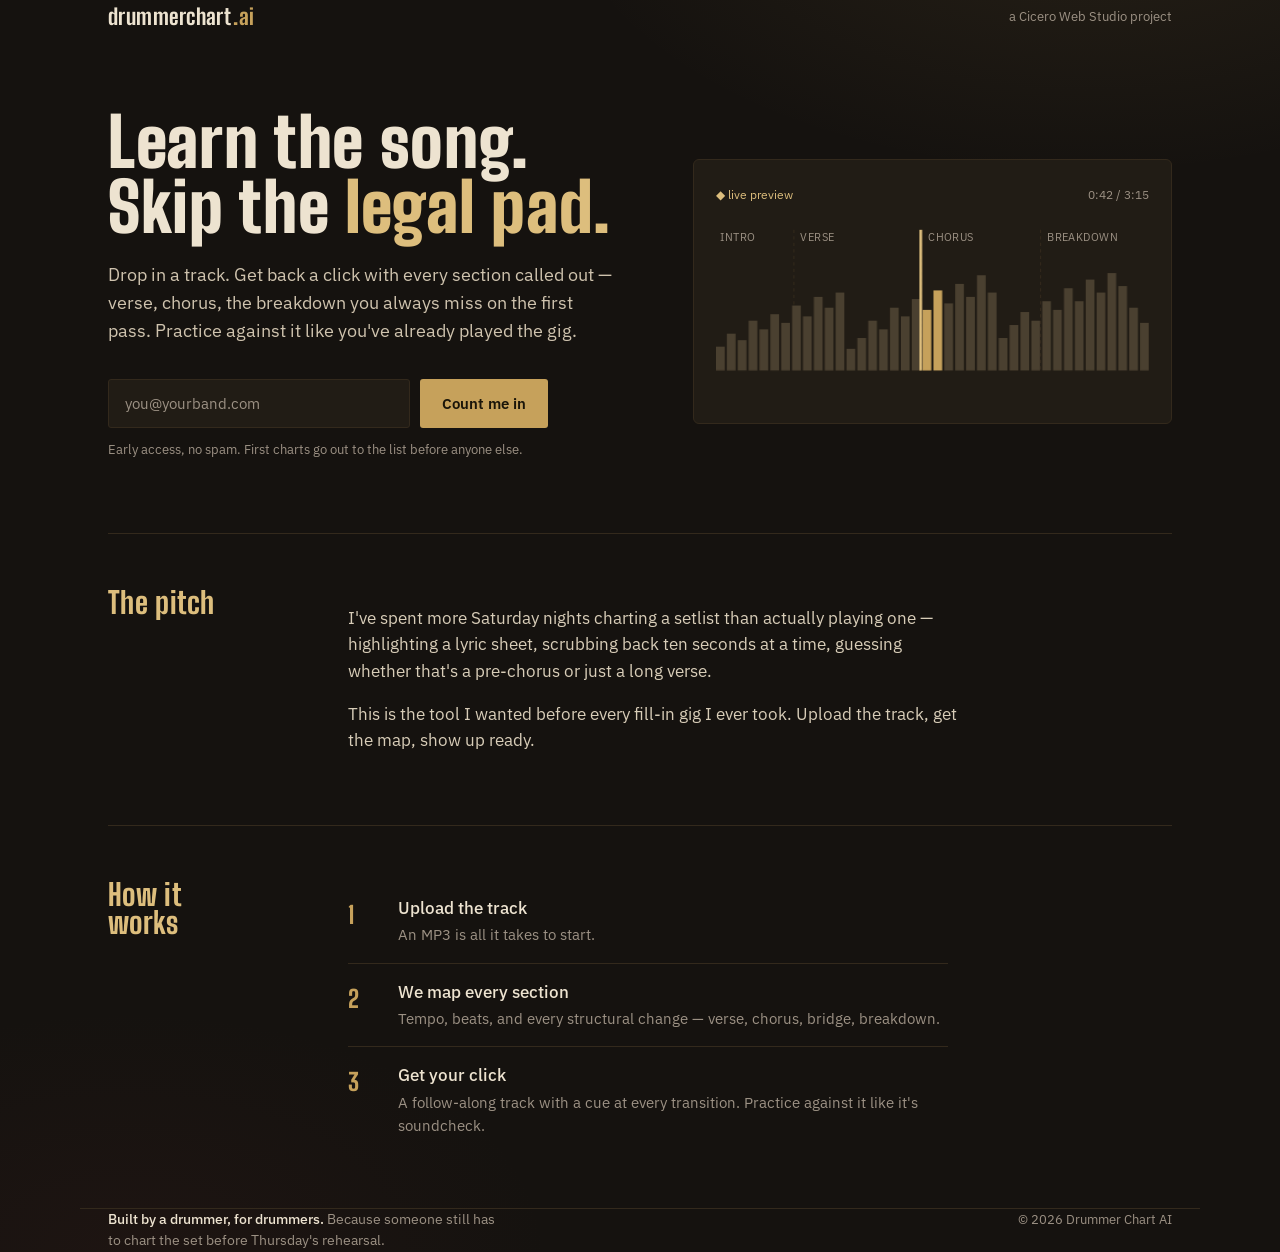
<file: index.html>
<!DOCTYPE html>
<html lang="en">
<head>
<meta charset="UTF-8">
<meta name="viewport" content="width=device-width, initial-scale=1.0">
<title>Drummer Chart AI — Charts that count themselves in</title>
<meta name="description" content="Drop in a track. Get back a click with every section called out — verse, chorus, the breakdown you always miss. Built by a drummer, for drummers.">
<link rel="icon" href="data:image/svg+xml,%3Csvg xmlns='http://www.w3.org/2000/svg' viewBox='0 0 32 32'%3E%3Crect width='32' height='32' fill='%2315120F'/%3E%3Crect x='4' y='14' width='3' height='8' fill='%23C6A15B'/%3E%3Crect x='9' y='9' width='3' height='18' fill='%23C6A15B'/%3E%3Crect x='14' y='4' width='3' height='24' fill='%23C6A15B'/%3E%3Crect x='19' y='11' width='3' height='14' fill='%23C6A15B'/%3E%3Crect x='24' y='16' width='3' height='6' fill='%23C6A15B'/%3E%3C/svg%3E">
<link rel="preconnect" href="https://fonts.googleapis.com">
<link rel="preconnect" href="https://fonts.gstatic.com" crossorigin>
<link href="https://fonts.googleapis.com/css2?family=Big+Shoulders+Display:wght@600;800;900&family=IBM+Plex+Sans:wght@400;500;600&display=swap" rel="stylesheet">
<style>
  :root {
    --bg: #15120F;
    --bg-alt: #1D1912;
    --bg-panel: #211C15;
    --brass: #C6A15B;
    --brass-bright: #DDBE7D;
    --oxblood: #5C2626;
    --cream: #EDE3D0;
    --muted: #9C9184;
    --hairline: #33291C;
    --max-w: 1120px;
  }

  * { box-sizing: border-box; }

  html { scroll-behavior: smooth; }

  body {
    margin: 0;
    background: var(--bg);
    background-image:
      radial-gradient(ellipse 900px 500px at 85% -10%, rgba(198,161,91,0.10), transparent 60%),
      radial-gradient(ellipse 700px 400px at 10% 100%, rgba(92,38,38,0.12), transparent 60%);
    color: var(--cream);
    font-family: 'IBM Plex Sans', -apple-system, sans-serif;
    line-height: 1.55;
    -webkit-font-smoothing: antialiased;
  }

  h1, h2, .display {
    font-family: 'Big Shoulders Display', sans-serif;
    letter-spacing: 0.01em;
    line-height: 0.95;
    margin: 0;
  }

  a { color: inherit; }

  .wrap {
    max-width: var(--max-w);
    margin: 0 auto;
    padding: 0 28px;
  }

  /* ---------- Nav ---------- */
  header {
    padding: 28px 0 0;
  }
  .nav-row {
    display: flex;
    align-items: center;
    justify-content: space-between;
  }
  .wordmark {
    font-family: 'Big Shoulders Display', sans-serif;
    font-weight: 800;
    font-size: 22px;
    letter-spacing: 0.02em;
    display: flex;
    align-items: baseline;
    gap: 2px;
  }
  .wordmark .dot { color: var(--brass); }
  .nav-tag {
    font-size: 13px;
    color: var(--muted);
  }

  /* ---------- Hero ---------- */
  .hero {
    padding: 76px 0 60px;
    display: grid;
    grid-template-columns: 1.05fr 0.95fr;
    gap: 56px;
    align-items: center;
  }
  .hero h1 {
    font-weight: 900;
    font-size: clamp(40px, 6vw, 68px);
    color: var(--cream);
  }
  .hero h1 .accent { color: var(--brass-bright); }
  .hero-sub {
    margin-top: 22px;
    max-width: 46ch;
    font-size: 18px;
    color: #CFC3AE;
  }

  .signup {
    margin-top: 34px;
    max-width: 440px;
  }
  .signup-row {
    display: flex;
    gap: 10px;
  }
  .signup input[type="email"] {
    flex: 1;
    min-width: 0;
    padding: 14px 16px;
    border-radius: 3px;
    border: 1px solid var(--hairline);
    background: var(--bg-panel);
    color: var(--cream);
    font-family: 'IBM Plex Sans', sans-serif;
    font-size: 15px;
  }
  .signup input[type="email"]:focus {
    outline: 2px solid var(--brass);
    outline-offset: 1px;
  }
  .signup input[type="email"]::placeholder { color: var(--muted); }
  .signup button {
    padding: 14px 22px;
    border-radius: 3px;
    border: none;
    background: var(--brass);
    color: #1A1509;
    font-family: 'IBM Plex Sans', sans-serif;
    font-weight: 600;
    font-size: 15px;
    cursor: pointer;
    white-space: nowrap;
    transition: background 0.15s ease;
  }
  .signup button:hover { background: var(--brass-bright); }
  .signup button:focus-visible { outline: 2px solid var(--cream); outline-offset: 2px; }
  .signup-note {
    margin-top: 12px;
    font-size: 13px;
    color: var(--muted);
  }
  .signup-confirm {
    margin-top: 14px;
    font-size: 14px;
    color: var(--brass-bright);
    display: none;
  }
  .signup-confirm.show { display: block; }

  /* ---------- Waveform hero graphic ---------- */
  .chart-panel {
    background: var(--bg-panel);
    border: 1px solid var(--hairline);
    border-radius: 6px;
    padding: 26px 22px 20px;
  }
  .chart-label-row {
    display: flex;
    justify-content: space-between;
    font-size: 12px;
    color: var(--muted);
    margin-bottom: 14px;
    font-family: 'IBM Plex Sans', sans-serif;
  }
  .chart-label-row span:first-child { color: var(--brass-bright); }
  svg.waveform { display: block; width: 100%; height: auto; }
  .bar {
    fill: #4A4030;
    transform-origin: bottom;
    animation: grow 0.6s ease-out both;
  }
  .bar.hit { fill: var(--brass); }
  @keyframes grow {
    from { transform: scaleY(0); }
    to { transform: scaleY(1); }
  }
  .marker-line { stroke: var(--hairline); stroke-width: 1; stroke-dasharray: 3 3; }
  .marker-label {
    font-family: 'IBM Plex Sans', sans-serif;
    font-size: 10.5px;
    fill: var(--muted);
    letter-spacing: 0.04em;
  }
  .playhead {
    fill: var(--brass-bright);
    animation: pulse 1.4s ease-in-out infinite;
  }
  @keyframes pulse {
    0%, 100% { opacity: 0.35; }
    50% { opacity: 1; }
  }
  @media (prefers-reduced-motion: reduce) {
    .bar, .playhead { animation: none !important; }
  }

  /* ---------- Sections ---------- */
  section { padding: 54px 0; border-top: 1px solid var(--hairline); }

  .problem {
    display: grid;
    grid-template-columns: 200px 1fr;
    gap: 40px;
  }
  .problem h2 {
    font-weight: 800;
    font-size: 30px;
    color: var(--brass-bright);
  }
  .problem p {
    max-width: 62ch;
    font-size: 17px;
    color: #D8CDB8;
  }
  .problem p + p { margin-top: 16px; }

  .how {
    display: grid;
    grid-template-columns: 200px 1fr;
    gap: 40px;
  }
  .how h2 {
    font-weight: 800;
    font-size: 30px;
    color: var(--brass-bright);
  }
  .step-list {
    list-style: none;
    margin: 0;
    padding: 0;
    max-width: 60ch;
  }
  .step-list li {
    display: grid;
    grid-template-columns: 34px 1fr;
    gap: 16px;
    padding: 16px 0;
    border-bottom: 1px solid var(--hairline);
    font-size: 16.5px;
  }
  .step-list li:last-child { border-bottom: none; }
  .step-num {
    font-family: 'Big Shoulders Display', sans-serif;
    font-weight: 800;
    font-size: 24px;
    color: var(--brass);
  }
  .step-title { color: var(--cream); font-weight: 500; }
  .step-desc { color: var(--muted); font-size: 15px; margin-top: 2px; }

  footer {
    border-top: 1px solid var(--hairline);
    padding: 34px 0 46px;
    display: flex;
    justify-content: space-between;
    align-items: baseline;
    flex-wrap: wrap;
    gap: 12px;
  }
  footer .byline {
    font-size: 14px;
    color: var(--muted);
    max-width: 50ch;
  }
  footer .byline strong { color: var(--cream); font-weight: 500; }

  @media (max-width: 860px) {
    .hero { grid-template-columns: 1fr; padding-top: 48px; }
    .problem, .how { grid-template-columns: 1fr; gap: 18px; }
    .signup-row { flex-direction: column; }
    .signup button { width: 100%; }
  }
</style>
</head>
<body>

<header class="wrap">
  <div class="nav-row">
    <div class="wordmark">drummerchart<span class="dot">.ai</span></div>
    <div class="nav-tag">a Cicero Web Studio project</div>
  </div>
</header>

<main class="wrap">
  <section class="hero" style="border-top:none;">
    <div>
      <h1>Learn the song.<br>Skip the <span class="accent">legal pad.</span></h1>
      <p class="hero-sub">Drop in a track. Get back a click with every section called out — verse, chorus, the breakdown you always miss on the first pass. Practice against it like you've already played the gig.</p>

      <form class="signup" id="signup-form">
        <div class="signup-row">
          <input type="email" id="signup-email" placeholder="you@yourband.com" required aria-label="Email address">
          <button type="submit">Count me in</button>
        </div>
        <p class="signup-note">Early access, no spam. First charts go out to the list before anyone else.</p>
        <p class="signup-confirm" id="signup-confirm">You're on the list. First charts come your way soon.</p>
      </form>
    </div>

    <div class="chart-panel">
      <div class="chart-label-row">
        <span>◆ live preview</span>
        <span>0:42 / 3:15</span>
      </div>
      <svg class="waveform" viewBox="0 0 400 170" xmlns="http://www.w3.org/2000/svg" aria-hidden="true">
        <!-- section marker lines -->
        <line x1="72" y1="10" x2="72" y2="140" class="marker-line"/>
        <line x1="190" y1="10" x2="190" y2="140" class="marker-line"/>
        <line x1="300" y1="10" x2="300" y2="140" class="marker-line"/>
        <text x="4" y="20" class="marker-label">INTRO</text>
        <text x="78" y="20" class="marker-label">VERSE</text>
        <text x="196" y="20" class="marker-label">CHORUS</text>
        <text x="306" y="20" class="marker-label">BREAKDOWN</text>

        <!-- bars -->
        <g id="bars"></g>

        <!-- playhead -->
        <rect x="188" y="10" width="2.5" height="130" class="playhead"/>
      </svg>
    </div>
  </section>

  <section class="problem">
    <h2>The&nbsp;pitch</h2>
    <div>
      <p>I've spent more Saturday nights charting a setlist than actually playing one — highlighting a lyric sheet, scrubbing back ten seconds at a time, guessing whether that's a pre-chorus or just a long verse.</p>
      <p>This is the tool I wanted before every fill-in gig I ever took. Upload the track, get the map, show up ready.</p>
    </div>
  </section>

  <section class="how">
    <h2>How it<br>works</h2>
    <ol class="step-list">
      <li>
        <span class="step-num">1</span>
        <div>
          <div class="step-title">Upload the track</div>
          <div class="step-desc">An MP3 is all it takes to start.</div>
        </div>
      </li>
      <li>
        <span class="step-num">2</span>
        <div>
          <div class="step-title">We map every section</div>
          <div class="step-desc">Tempo, beats, and every structural change — verse, chorus, bridge, breakdown.</div>
        </div>
      </li>
      <li>
        <span class="step-num">3</span>
        <div>
          <div class="step-title">Get your click</div>
          <div class="step-desc">A follow-along track with a cue at every transition. Practice against it like it's soundcheck.</div>
        </div>
      </li>
    </ol>
  </section>
</main>

<footer class="wrap">
  <div class="byline"><strong>Built by a drummer, for drummers.</strong> Because someone still has to chart the set before Thursday's rehearsal.</div>
  <div class="nav-tag">© 2026 Drummer Chart AI</div>
</footer>

<script>
  // Generate a natural-looking waveform with one highlighted "hit" bar
  (function () {
    const barsGroup = document.getElementById('bars');
    const heights = [22,34,28,46,38,52,44,60,50,68,58,72,20,30,46,38,58,50,66,56,74,62,80,68,88,72,30,42,54,46,64,56,76,64,84,72,90,78,58,44];
    const n = heights.length;
    const chartW = 400;
    const chartH = 140;
    const baseY = 140;
    const gap = 2;
    const barW = (chartW - gap * (n - 1)) / n;
    let x = 0;
    heights.forEach((h, i) => {
      const rect = document.createElementNS('http://www.w3.org/2000/svg', 'rect');
      const height = h;
      rect.setAttribute('x', x.toFixed(2));
      rect.setAttribute('y', (baseY - height).toFixed(2));
      rect.setAttribute('width', barW.toFixed(2));
      rect.setAttribute('height', height.toFixed(2));
      rect.setAttribute('class', i === 19 || i === 20 ? 'bar hit' : 'bar');
      rect.style.animationDelay = (i * 0.02) + 's';
      barsGroup.appendChild(rect);
      x += barW + gap;
    });
  })();

  // Client-side only confirmation — not wired to a real mailing list yet
  document.getElementById('signup-form').addEventListener('submit', function (e) {
    e.preventDefault();
    document.getElementById('signup-confirm').classList.add('show');
    this.querySelector('.signup-row').style.opacity = '0.5';
    this.querySelector('input').disabled = true;
    this.querySelector('button').disabled = true;
  });
</script>

</body>
</html>
</file>
